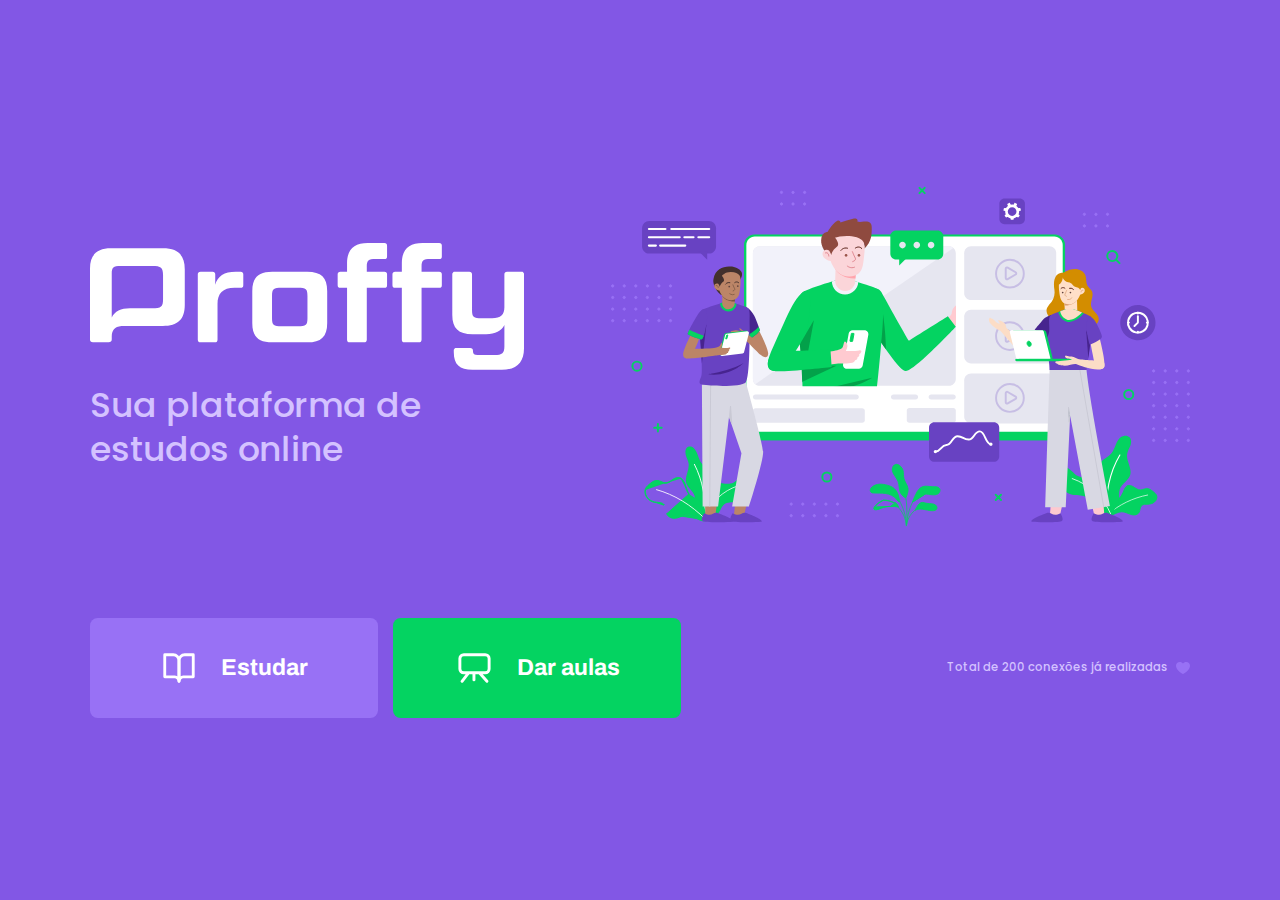
<file: index.html>
<!DOCTYPE html>
<html lang="pt-br">

<head>
    <meta charset="UTF-8">
    <meta name="viewport" content="width=device-width, initial-scale=1.0">
    <link rel="stylesheet" href="/styles/main.css">
    <link rel="stylesheet" href="/styles/partials/page-landing.css">
    <title>Proffy | Sua plataforma de estudos
        online</title>

    
    <link href="https://fonts.googleapis.com/css2?family=Archivo:wght@400;700&amp;family=Poppins:wght@400;600&amp;display=swap" rel="stylesheet">

</head>



<body id="page-landing">
    <div id="container">
        <div class="logo-container">
            <img src="/images/logo.svg" alt="Proffy">
            <h2>Sua plataforma de estudos online</h2>
        </div>
       <img class="hero-image" src="/images/landing.svg" alt="Plataforma de Estudos">
        
        <div class="buttons-container">
            <a class="study" href="study.html">
                <img src="/images/icons/study.svg" alt="Estudar">
                Estudar
            </a>
            <a class="give-classes" href="/give-classes.html">
                <img src="/images/icons/give-classes.svg" alt="Dar aulas">
                Dar aulas
            </a>
            
            
        </div>
        <p class="total-connections">
            Total de 200 conexões já realizadas
            <img src="/images/icons/purple-heart.svg" alt="Coração Roxo">
        </p>

    </div>
    
</body>

</html>
</file>
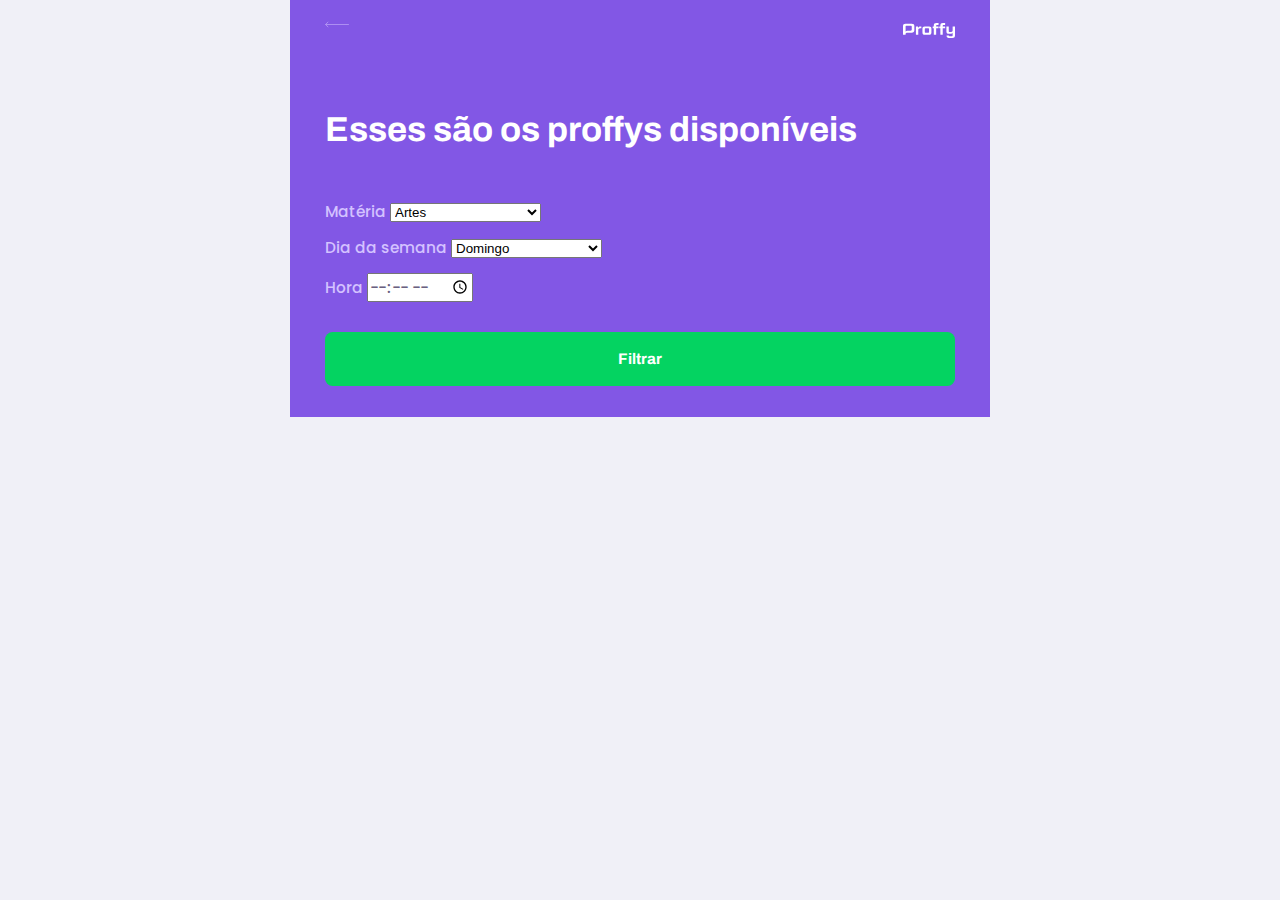
<file: study.html>
<!DOCTYPE html>
<html lang="pt-br">

<head>
    <meta charset="UTF-8">
    <meta name="viewport" content="width=device-width, initial-scale=1.0">
    <link rel="stylesheet" href="/styles/main.css">
    <link rel="stylesheet" href="/styles/partials/page-study.css">
    <title>Proffy | Sua plataforma de estudos
        online</title>

    
    <link href="https://fonts.googleapis.com/css2?family=Archivo:wght@400;700&amp;family=Poppins:wght@400;600&amp;display=swap" rel="stylesheet">

</head>



<body id="page-study">
    <div id="container">
        <header class="page-header">
            <div class="top-bar-container">
                <a href="/">
                <img src="/images/icons/back.svg" alt="Voltar">
                </a>
                <img src="/images/logo.svg" alt="Proffy">

            </div>
            <div class="header-content">
                <strong>Esses são os proffys disponíveis</strong>
                <form id="search-teachers">
                    <div class="select-block">
                        <label for="subject">Matéria</label>
                        <select name="subject" id="subject">
                            <option value="" disabled="" hidden="">Selecione uma opção</option>
                            <option value="1">Artes</option>
                            <option value="2">Biologia</option>
                            <option value="3">Ciências</option>
                            <option value="4">Educação Física</option>
                            <option value="5">Física</option>
                            <option value="6">Geografia</option>
                            <option value="7">História</option>
                            <option value="8">Matemática</option>
                            <option value="9">Português</option>
                            <option value="10">Química</option>

                        </select>
                    </div>
                    <div class="select-block">
                        <label for="weekday">Dia da semana</label>
                        <select name="weekday" id="weekday">
                            <option value="" disabled="" hidden="">Selecione uma opção</option>
                            <option value="0">Domingo</option>
                            <option value="1">Segunda-feira</option>
                            <option value="2">Terça-feira</option>
                            <option value="3">Quarta-feira</option>
                            <option value="4">Quinta-feira</option>
                            <option value="5">Sexta-feira</option>
                            <option value="6">Sábado</option>
                        </select>
                    </div>
                    <div class="input-block">
                        <label for="time">Hora</label>
                        <input name="time" id="time" type="time">
                    </div>
                    <button type="submit">Filtrar</button>
                </form>
            </div>
        </header>
    </div>
    
</body>

</html>
</file>
<file: styles/main.css>
:root {
    --color-background: #F0F0F7;
    --color-primary-lighter: #9871F5;
    --color-primary-light: #916BEA;
    --color-primary: #8257E5;
    --color-primary-dark: #774DD6;
    --color-primary-darker: #6842c2;
    --color-secondary: #04D361;
    --color-secondary-dark: #04BF58;
    --color-title-in-primary: #FFFFFF;
    --color-text-in-primary: #D4C2FF;
    --color-text-title: #32264D;
    --color-text-complement: #9C98A6;
    --color-text-base: #6A6180;
    --color-line-in-white: #E6E6F0;
    --color-input-background: #F8F8FC;
    --color-button-text: #FFFFFF;
    --color-box-base: #FFFFFF;
    --color-box-footer: #FAFAFC;
    --color-small-info: #C1BCCC;
    font-size: 60%; /* controle das medidas rem */
}

*{
    margin: 0;
    padding: 0;
    box-sizing: border-box;
}

html, body{
    height: 100vh;
}

body{
    background: var(--color-background);
    display: flex;
    align-items: center;
    justify-content: center;

}

body, input, button, textarea {
    font: 500 1.6rem Poppins;
    color: var(--color-text-base);
}

#container{
    width: 90vw;
    max-width: 700px;
}

@media (min-width:700px){
    :root{
        font-size:62,5%;
    }
}
</file>
<file: styles/partials/page-landing.css>
#page-landing{
    background-color: var(--color-primary);
}

#page-landing #container{
    color: var(--color-text-in-primary);
}

.logo-container img{
    height: 10rem;
}

.logo-container{
    text-align: center;
    margin-bottom: 3.2rem;
}

.logo-container h2{
    font-weight: 500;
    font-size: 3.6rem;
    line-height: 4.6rem;
    margin-top: 0.8rem
}
    
.hero-image{
    width: 100%;
}

.buttons-container{
    display: flex;
    justify-content: center;
    margin: 3.2rem 0;
}

.buttons-container a{
    width: 30rem;
    height: 10.4rem;
    border-radius: 0.8rem;
    margin-right: 1.6rem;
    font: 700 2.4rem Archivo;
    display: flex;
    align-items: center;
    justify-content: center;
    text-decoration: none;
    transition: background 0.2s;
    color:var(--color-button-text)
}

.buttons-container a img{
    width: 4rem;
    margin-right: 2.4rem;
}


.buttons-container a.study{
    background: var(--color-primary-lighter);
}

.buttons-container a.study:hover{
    background: var(--color-primary-light);
}

.buttons-container a.give-classes{
    background: var(--color-secondary);
    margin-right: 0;
}

.buttons-container a.give-classes:hover{
    background: var(--color-secondary-dark);
}

.total-connections {
    font-size: 1.8rem;
    display: flex;
    align-items: center;
    justify-content: center;

}

.total-connections img{
    margin-left: 0.8rem;
}

@media(max-width:699px){
    :root{
        font-size: 40%;
    }
}

@media (min-width:1100px){
    #page-landing #container{
        max-width: 1100px;
        display: grid;
        grid-template-columns: 2fr 1fr 2fr;
        grid-template-rows: 350px 1fr;
        grid-template-areas: 
        "proffy image image"
        "button button texting";
        column-gap: 87px;
        row-gap: 86px;
        

    }

    .logo-container{
        grid-area: proffy;
        text-align: initial;
        align-self: center;
        margin: 0;
    }

    .logo-container img{
        height: 127px;

    }
    .hero-image{
        grid-area: image;
        height:350px;
    }
    .buttons-container{
        grid-area: button;
        justify-self: flex-start;
        margin: 0;
    }
    .total-connections{
        grid-area: texting;
        justify-self: end;
        font-size: 1.2rem;
    }
}
</file>
<file: styles/partials/page-study.css>
#page-study #container{
    width: 100vw;
    height: 100vh;

}

.page-header{
    background-color: var(--color-primary);
    display: flex;
    flex-direction: column;
}

.page-header .top-bar-container{
    width: 90%;
    margin: 0 auto;
    display: flex;
    align-items: center;
    justify-content: space-between;

    padding: 1.6rem 0;
}

.page-header .top-bar-container a{
    height: 3.2rem;
    transition: opacity 0.2s;
}

.page-header .top-bar-container a:hover{
    opacity: 0.6;
}

.page-header .top-bar-container img{
    height: 1.6rem;
}

.page-header .header-content{
    width: 90%;
    margin: 3.2rem auto;
}

.page-header .header-content strong{
    font: 700 3.6rem Archivo;
    line-height: 8rem;
    color: var(--color-title-in-primary);
}

#search-teachers{
    margin-top: 3.2rem;
}

#search-teachers label{
    color: var(--color-text-in-primary);
}

#search-teachers .select-block{
    margin-bottom: 1.4rem;
}

#search-teachers button{
    width: 100%;
    height: 5.6rem;
    background: var(--color-secondary);
    color: var(--color-button-text);
    border: 0;
    border-radius: .8rem;
    cursor: pointer;
    font: 700 1.6rem Archivo;
    display: flex;
    align-items: center;
    justify-content: center;
    transition: background 0.2s;
    margin-top: 3.2rem;
}

#search-teachers button:hover{
    background-color: var(--color-secondary-dark);
}
</file>
